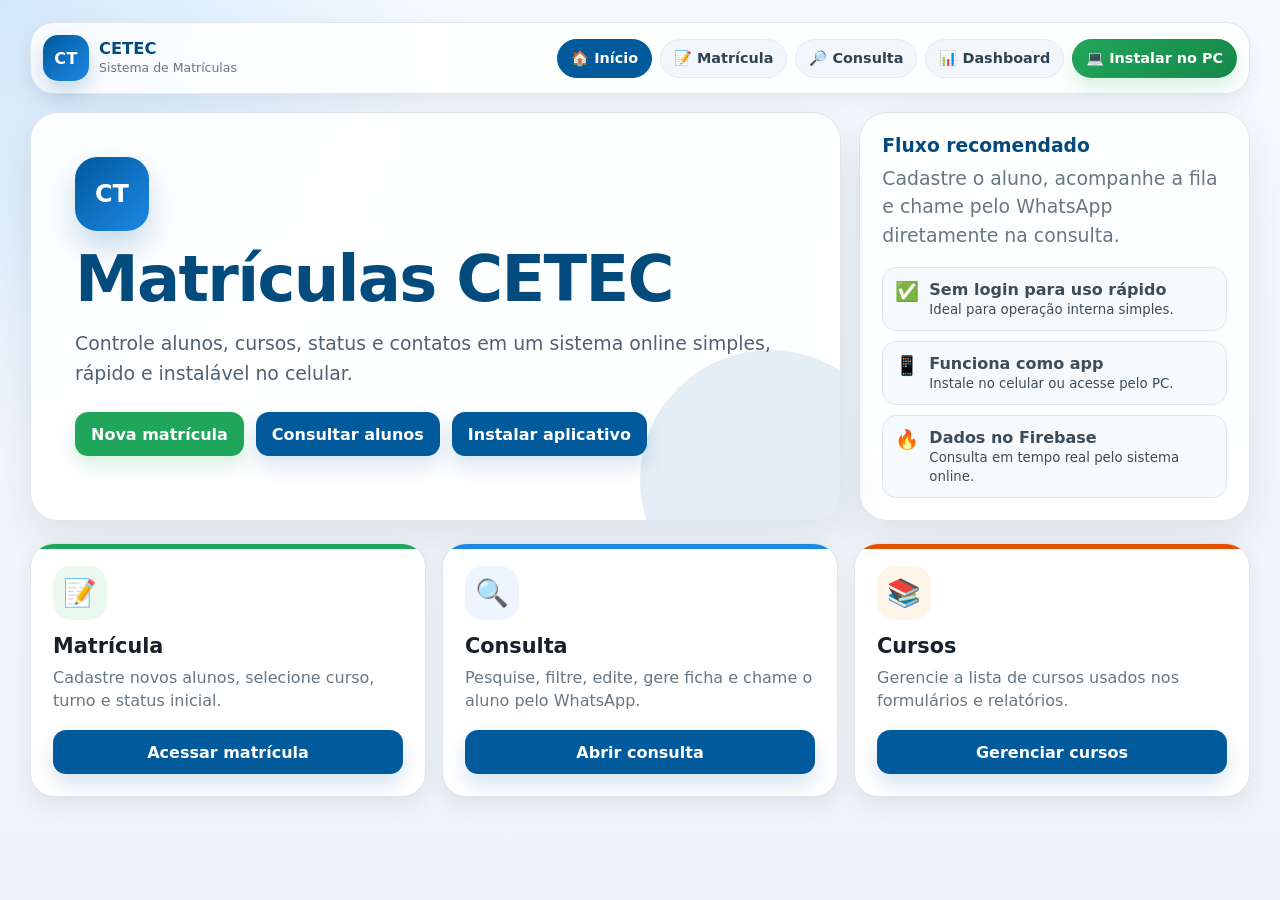
<file: index.html>
<!DOCTYPE html>
<html lang="pt-br">
<head>
  <meta charset="UTF-8">
  <meta name="viewport" content="width=device-width, initial-scale=1.0">
  <meta name="theme-color" content="#005a9c">
  <title>CETEC - Sistema de Matrículas</title>
  <link rel="manifest" href="manifest.json?v=20260713-pc-install-1">
  <link rel="icon" href="icon-192.png?v=20260713-pc-install-1">
  <link rel="stylesheet" href="style.css?v=20260713-pc-install-1">
</head>
<body class="home-page">
  <header class="topbar">
    <a class="brand" href="index.html" aria-label="Ir para o menu inicial">
      <span class="brand-mark">CT</span>
      <span class="brand-text"><strong>CETEC</strong><span>Sistema de Matrículas</span></span>
    </a>
    <nav class="nav-pills" aria-label="Navegação principal">
      <a class="active" href="index.html">🏠 Início</a>
      <a href="matricula.html">📝 Matrícula</a>
      <a href="consulta.html">🔎 Consulta</a>
      <a href="dashboard.html">📊 Dashboard</a>
    </nav>
  </header>

  <main class="home-shell">
    <section class="hero">
      <div class="hero-card">
        <div class="hero-logo">CT</div>
        <h1>Matrículas CETEC</h1>
        <p>Controle alunos, cursos, status e contatos em um sistema online simples, rápido e instalável no celular.</p>
        <div class="hero-actions">
          <a class="btn btn-positivo" href="matricula.html">Nova matrícula</a>
          <a class="btn btn-link" href="consulta.html">Consultar alunos</a>
          <button id="installButton" data-install-button="true" class="install-btn" type="button">💻 Instalar aplicativo</button>
        </div>
      </div>

      <aside class="side-card">
        <div>
          <h3>Fluxo recomendado</h3>
          <p>Cadastre o aluno, acompanhe a fila e chame pelo WhatsApp diretamente na consulta.</p>
        </div>
        <div class="info-list">
          <div class="info-item"><span>✅</span><div><strong>Sem login para uso rápido</strong><br><small>Ideal para operação interna simples.</small></div></div>
          <div class="info-item"><span>📱</span><div><strong>Funciona como app</strong><br><small>Instale no celular ou acesse pelo PC.</small></div></div>
          <div class="info-item"><span>🔥</span><div><strong>Dados no Firebase</strong><br><small>Consulta em tempo real pelo sistema online.</small></div></div>
        </div>
      </aside>
    </section>

    <section class="container-menu" aria-label="Atalhos do sistema">
      <div class="card-menu" id="c-mat" role="button" tabindex="0">
        <span class="icon">📝</span>
        <h2>Matrícula</h2>
        <p>Cadastre novos alunos, selecione curso, turno e status inicial.</p>
        <button type="button">Acessar matrícula</button>
      </div>

      <div class="card-menu" id="c-con" role="button" tabindex="0">
        <span class="icon">🔍</span>
        <h2>Consulta</h2>
        <p>Pesquise, filtre, edite, gere ficha e chame o aluno pelo WhatsApp.</p>
        <button type="button">Abrir consulta</button>
      </div>

      <div class="card-menu" id="c-cur" role="button" tabindex="0">
        <span class="icon">📚</span>
        <h2>Cursos</h2>
        <p>Gerencie a lista de cursos usados nos formulários e relatórios.</p>
        <button type="button">Gerenciar cursos</button>
      </div>
    </section>
  </main>

  <script type="module">
    import "./pwa.js?v=20260713-pc-install-1";
    const ir = (id, url) => {
      const el = document.getElementById(id);
      el.onclick = () => window.location.href = url;
      el.onkeydown = (event) => { if (event.key === "Enter") window.location.href = url; };
    };
    ir("c-mat", "matricula.html");
    ir("c-con", "consulta.html");
    ir("c-cur", "cursos.html");
  </script>
</body>
</html>
</file>
<file: style.css>
:root {
  --primary: #005a9c;
  --primary-700: #034a7d;
  --primary-50: #eef7ff;
  --accent: #1e88e5;
  --success: #20a65a;
  --warning: #e65100;
  --danger: #dc3545;
  --purple: #8e24aa;
  --muted: #687782;
  --text: #17212b;
  --surface: #ffffff;
  --surface-soft: #f7fafd;
  --border: #dde6ee;
  --bg: #edf3f8;
  --radius: 18px;
  --radius-sm: 12px;
  --shadow: 0 18px 45px rgba(15, 41, 68, .10);
  --shadow-soft: 0 8px 22px rgba(15, 41, 68, .08);
}

* { box-sizing: border-box; }
html { scroll-behavior: smooth; }
body {
  margin: 0;
  min-height: 100vh;
  font-family: Inter, ui-sans-serif, system-ui, -apple-system, BlinkMacSystemFont, "Segoe UI", Arial, sans-serif;
  color: var(--text);
  background:
    radial-gradient(circle at top left, rgba(30,136,229,.17), transparent 30%),
    linear-gradient(180deg, #f7fbff 0%, var(--bg) 100%);
}

body.home-page { padding: 22px; }
body.app-page { padding: 18px; }

a { color: inherit; }
button, input, select { font: inherit; }
button { -webkit-tap-highlight-color: transparent; }

.topbar {
  width: min(1220px, 100%);
  margin: 0 auto 18px;
  display: flex;
  align-items: center;
  justify-content: space-between;
  gap: 14px;
  padding: 12px;
  background: rgba(255,255,255,.84);
  border: 1px solid rgba(221,230,238,.9);
  border-radius: 24px;
  box-shadow: var(--shadow-soft);
  backdrop-filter: blur(14px);
  position: sticky;
  top: 10px;
  z-index: 30;
}
.brand {
  display: inline-flex;
  align-items: center;
  gap: 10px;
  text-decoration: none;
  min-width: max-content;
}
.brand-mark {
  width: 46px;
  height: 46px;
  border-radius: 15px;
  display: inline-flex;
  align-items: center;
  justify-content: center;
  background: linear-gradient(135deg, var(--primary), var(--accent));
  color: #fff;
  font-weight: 900;
  letter-spacing: .5px;
  box-shadow: 0 10px 20px rgba(0,90,156,.22);
}
.brand-text strong { display: block; color: var(--primary-700); line-height: 1; font-size: 1.02rem; }
.brand-text span { display: block; color: var(--muted); font-size: .78rem; margin-top: 3px; }
.nav-pills {
  display: flex;
  align-items: center;
  justify-content: flex-end;
  gap: 8px;
  flex-wrap: wrap;
}
.nav-pills a,
.nav-pills .nav-install-btn,
.header-link {
  display: inline-flex;
  align-items: center;
  justify-content: center;
  gap: 7px;
  text-decoration: none;
  color: #314251;
  background: #f3f7fb;
  border: 1px solid #e2ebf3;
  border-radius: 999px;
  padding: 10px 13px;
  font-weight: 800;
  font-size: .9rem;
  transition: .18s ease;
}
.nav-pills a:hover,
.nav-pills .nav-install-btn:hover,
.header-link:hover { background: var(--primary-50); color: var(--primary); transform: translateY(-1px); }
.nav-pills a.active { background: var(--primary); color: #fff; border-color: var(--primary); }
.nav-pills .nav-install-btn {
  background: linear-gradient(135deg, var(--success), #16884a);
  color: #fff;
  border-color: transparent;
  cursor: pointer;
  box-shadow: 0 10px 18px rgba(32,166,90,.16);
}
.nav-pills .nav-install-btn:hover { background: linear-gradient(135deg, #16884a, var(--success)); color: #fff; }

.app-main,
.home-shell,
.container {
  width: min(1220px, 100%);
  margin: 0 auto;
}
.container {
  background: var(--surface);
  border: 1px solid rgba(221,230,238,.95);
  border-radius: var(--radius);
  box-shadow: var(--shadow);
  padding: 22px;
}
.full-container { max-width: 1420px; }
.form-container { max-width: 820px; }

.hero {
  width: min(1220px, 100%);
  margin: 0 auto 22px;
  display: grid;
  grid-template-columns: minmax(0, 1.35fr) minmax(320px, .65fr);
  gap: 18px;
  align-items: stretch;
}
.hero-card,
.side-card,
.panel {
  background: rgba(255,255,255,.9);
  border: 1px solid rgba(221,230,238,.95);
  border-radius: 28px;
  box-shadow: var(--shadow);
}
.hero-card { padding: clamp(24px, 4vw, 44px); overflow: hidden; position: relative; }
.hero-card::after {
  content: "";
  position: absolute;
  inset: auto -60px -90px auto;
  width: 260px;
  height: 260px;
  border-radius: 50%;
  background: rgba(0,90,156,.10);
}
.logo-cetec,
.hero-logo {
  width: 74px;
  height: 74px;
  border-radius: 22px;
  background: linear-gradient(135deg, var(--primary), var(--accent));
  color: #fff;
  display: inline-flex;
  align-items: center;
  justify-content: center;
  font-size: 24px;
  font-weight: 900;
  box-shadow: 0 16px 30px rgba(0,90,156,.22);
  margin-bottom: 18px;
}
.hero h1 {
  margin: 0;
  color: var(--primary-700);
  font-size: clamp(2.1rem, 5vw, 4.2rem);
  line-height: .95;
  letter-spacing: -1.7px;
}
.hero p { color: #516170; font-size: clamp(1rem, 2vw, 1.18rem); max-width: 720px; line-height: 1.6; margin: 18px 0 0; }
.hero-actions { display: flex; flex-wrap: wrap; gap: 12px; margin-top: 24px; position: relative; z-index: 2; }
.side-card { padding: 22px; display: flex; flex-direction: column; justify-content: space-between; }
.side-card h3 { margin: 0 0 8px; color: var(--primary-700); }
.side-card p { color: var(--muted); margin: 0; line-height: 1.5; }
.info-list { display: grid; gap: 10px; margin-top: 18px; }
.info-item { display: flex; gap: 10px; align-items: flex-start; color: #3c4c58; background: var(--surface-soft); border: 1px solid var(--border); border-radius: 14px; padding: 12px; }
.info-item span:first-child { font-size: 1.2rem; }

.container-menu {
  width: min(1220px, 100%);
  margin: 0 auto;
  display: grid;
  grid-template-columns: repeat(3, minmax(0, 1fr));
  gap: 16px;
}
.card-menu {
  background: var(--surface);
  border: 1px solid var(--border);
  border-radius: 24px;
  box-shadow: var(--shadow-soft);
  padding: 22px;
  min-height: 230px;
  display: flex;
  flex-direction: column;
  cursor: pointer;
  transition: transform .18s ease, box-shadow .18s ease, border-color .18s ease;
  position: relative;
  overflow: hidden;
}
.card-menu::before { content: ""; position: absolute; inset: 0 0 auto; height: 5px; background: var(--primary); }
.card-menu:hover { transform: translateY(-4px); box-shadow: var(--shadow); border-color: rgba(0,90,156,.28); }
.card-menu .icon {
  width: 54px;
  height: 54px;
  display: inline-flex;
  align-items: center;
  justify-content: center;
  border-radius: 18px;
  background: var(--primary-50);
  font-size: 27px;
  margin-bottom: 14px;
}
.card-menu h2 { margin: 0 0 8px; color: var(--text); font-size: 1.3rem; }
.card-menu p { color: var(--muted); margin: 0 0 18px; line-height: 1.45; }
.card-menu button { margin-top: auto; }
#c-mat::before { background: var(--success); }
#c-con::before { background: var(--accent); }
#c-cur::before { background: var(--warning); }
#c-mat .icon { background: #eaf8f0; }
#c-con .icon { background: #edf6ff; }
#c-cur .icon { background: #fff4e8; }

.header,
.page-heading {
  display: flex;
  justify-content: space-between;
  align-items: flex-start;
  gap: 16px;
  flex-wrap: wrap;
  margin-bottom: 20px;
}
.header { border-bottom: 1px solid var(--border); padding-bottom: 16px; }
.header h1,
.header h2,
.page-heading h1,
.page-heading h2 { margin: 0; color: var(--primary-700); letter-spacing: -.3px; }
.subtitulo { margin: 7px 0 0; color: var(--muted); line-height: 1.45; }
.header-actions { display: flex; gap: 10px; flex-wrap: wrap; }

.btn,
.card-menu button,
.install-btn,
.btn-link,
.btn-voltar,
.btn-salvar,
.btn-cancelar,
.btn-secundario,
.btn-add,
button.btn-primario {
  display: inline-flex;
  align-items: center;
  justify-content: center;
  gap: 8px;
  border: 0;
  border-radius: 13px;
  padding: 12px 16px;
  font-weight: 900;
  text-decoration: none;
  cursor: pointer;
  transition: transform .16s ease, filter .16s ease, box-shadow .16s ease;
  min-height: 44px;
}
.btn:hover,
.card-menu button:hover,
.install-btn:hover,
.btn-link:hover,
.btn-voltar:hover,
.btn-salvar:hover,
.btn-cancelar:hover,
.btn-secundario:hover,
.btn-add:hover { transform: translateY(-1px); filter: brightness(.99); }
.btn:disabled,
.btn-salvar:disabled,
.btn-add:disabled { opacity: .65; cursor: not-allowed; transform: none; }
.btn-link,
button.btn-primario,
.card-menu button,
.install-btn { background: var(--primary); color: #fff; box-shadow: 0 10px 20px rgba(0,90,156,.16); }
.btn-positivo,
.btn-salvar,
.btn-add { background: var(--success); color: #fff; box-shadow: 0 10px 18px rgba(32,166,90,.16); }
.btn-voltar,
.btn-cancelar { background: #eef3f7; color: #324654; border: 1px solid var(--border); }
.btn-secundario { background: var(--primary-50); color: var(--primary-700); border: 1px solid #cbe2f5; }
.btn-danger,
.btn-del { background: var(--danger); color: #fff; }
.btn-zap { background: #1fa855; color: #fff; }
.btn-pdf { background: #1295ad; color: #fff; }
.btn-edit { background: #f7c948; color: #263238; }
.btn-sm { padding: 8px 10px; min-height: 38px; border-radius: 10px; font-size: .87rem; }
.oculto { display: none !important; }

.form-section {
  background: var(--surface-soft);
  border: 1px solid var(--border);
  border-radius: 18px;
  padding: 18px;
  margin-bottom: 16px;
}
.section-title { display: flex; align-items: center; gap: 9px; margin: 0 0 14px; color: var(--primary-700); font-size: 1rem; }
.form-grid { display: grid; grid-template-columns: repeat(2, minmax(0, 1fr)); gap: 14px; }
.field { min-width: 0; }
.field.full { grid-column: 1 / -1; }
label { display: block; margin: 0 0 7px; font-weight: 850; color: #334756; font-size: .92rem; }
.hint { display: block; margin-top: 6px; color: var(--muted); font-size: .82rem; }
input, select {
  width: 100%;
  min-height: 46px;
  border: 1px solid #cfdbe6;
  border-radius: 13px;
  background: #fff;
  padding: 12px 13px;
  color: var(--text);
  outline: none;
  box-shadow: 0 1px 0 rgba(0,0,0,.02);
}
input:focus, select:focus { border-color: var(--primary); box-shadow: 0 0 0 4px rgba(0,90,156,.12); }
input:disabled, select:disabled { opacity: .65; background: #eef3f7; }
.btns { display: flex; gap: 10px; margin-top: 18px; }
.btns > * { flex: 1; }

.filters-box {
  background: linear-gradient(180deg, #ffffff, #f8fbfe);
  border: 1px solid var(--border);
  border-radius: 22px;
  padding: 16px;
  margin-bottom: 18px;
}
.filters-title { display: flex; align-items: center; justify-content: space-between; gap: 10px; margin-bottom: 12px; }
.filters-title strong { color: var(--primary-700); }
.filters-grid { display: grid; gap: 12px; }
.consulta-grid { grid-template-columns: minmax(260px, 2fr) repeat(4, minmax(150px, 1fr)); }
.dashboard-grid-filtros { grid-template-columns: repeat(6, minmax(140px, 1fr)); }
.field-wide { grid-column: span 2; }
.filter-actions { display: flex; gap: 10px; flex-wrap: wrap; margin-top: 14px; }

.summary-grid {
  display: grid;
  grid-template-columns: repeat(5, minmax(0, 1fr));
  gap: 12px;
  margin: 14px 0 18px;
}
.dashboard-summary { grid-template-columns: repeat(6, minmax(0, 1fr)); }
.summary-card {
  background: var(--surface);
  border: 1px solid var(--border);
  border-radius: 18px;
  padding: 16px;
  box-shadow: var(--shadow-soft);
  min-width: 0;
}
.summary-card span { display: block; color: var(--muted); font-size: .84rem; font-weight: 800; margin-bottom: 7px; }
.summary-card strong { color: var(--primary-700); font-size: clamp(1.55rem, 3vw, 2.15rem); line-height: 1; }
.summary-card.destaque { background: linear-gradient(135deg, var(--primary), var(--accent)); color: #fff; border: 0; }
.summary-card.destaque span,
.summary-card.destaque strong { color: #fff; }

.table-toolbar {
  display: flex;
  align-items: center;
  justify-content: space-between;
  gap: 12px;
  margin: 8px 0 12px;
  color: var(--muted);
  font-weight: 750;
}
.table-wrapper {
  overflow-x: auto;
  width: 100%;
  border: 1px solid var(--border);
  border-radius: 18px;
  background: var(--surface);
}
table { width: 100%; border-collapse: collapse; min-width: 1080px; }
th, td { padding: 14px 13px; border-bottom: 1px solid var(--border); text-align: left; vertical-align: middle; }
th { background: #f7fafc; color: #3b4b58; font-size: .82rem; text-transform: uppercase; letter-spacing: .04em; }
td { color: #273540; }
td small { color: var(--muted); display: inline-block; margin-top: 3px; }
tr:hover td { background: #fbfdff; }
.empty { text-align: center; color: var(--muted); padding: 28px !important; }

.badge {
  display: inline-flex;
  align-items: center;
  justify-content: center;
  padding: 6px 10px;
  border-radius: 999px;
  font-size: .82rem;
  font-weight: 900;
  background: #edf2f6;
  color: #455a64;
  white-space: nowrap;
}
.status-espera { background: #fff3e0; color: var(--warning); }
.status-chamado { background: #e3f2fd; color: var(--accent); }
.status-matriculado { background: #f3e5f5; color: var(--purple); }
.status-curso { background: #e8f5e9; color: var(--success); }
.status-concluido { background: #eceff1; color: #455a64; }
.status-desistente { background: #ffebee; color: var(--danger); }
.status-inline { min-width: 150px; padding: 9px 10px; min-height: 40px; border-radius: 11px; margin-top: 8px; font-size: .9rem; }
.btn-group { display: grid; grid-template-columns: repeat(2, minmax(70px, 1fr)); gap: 7px; min-width: 170px; }

.student-cards { display: none; gap: 12px; }
.student-card {
  background: var(--surface);
  border: 1px solid var(--border);
  border-radius: 20px;
  padding: 15px;
  box-shadow: var(--shadow-soft);
}
.student-card-head { display: flex; justify-content: space-between; gap: 10px; align-items: flex-start; margin-bottom: 12px; }
.student-card h3 { margin: 0; font-size: 1.05rem; color: var(--text); line-height: 1.25; }
.student-card .cpf { color: var(--muted); font-size: .86rem; margin-top: 3px; }
.student-info { display: grid; gap: 8px; margin: 12px 0; }
.student-info div { display: flex; justify-content: space-between; gap: 10px; border-top: 1px solid #edf2f6; padding-top: 8px; font-size: .92rem; }
.student-info span:first-child { color: var(--muted); font-weight: 800; }
.student-actions { display: grid; grid-template-columns: repeat(2, 1fr); gap: 8px; margin-top: 12px; }
.student-card select { margin-top: 10px; }

.grid-dashboard { display: grid; grid-template-columns: repeat(2, minmax(0, 1fr)); gap: 16px; }
.card-dashboard {
  background: var(--surface);
  border: 1px solid var(--border);
  border-radius: 22px;
  padding: 18px;
  box-shadow: var(--shadow-soft);
}
.card-dashboard h3 { margin: 0 0 12px; color: var(--primary-700); }
.big-num { font-size: 3.5rem; color: var(--primary); font-weight: 900; }
.chart-box { height: 300px; position: relative; width: 100%; }

.add-box { display: grid; grid-template-columns: 1fr auto; gap: 10px; margin-bottom: 18px; }
ul.lista { list-style: none; padding: 0; margin: 0; display: grid; gap: 10px; }
ul.lista li {
  padding: 14px;
  border: 1px solid var(--border);
  border-radius: 16px;
  display: flex;
  justify-content: space-between;
  align-items: center;
  gap: 10px;
  background: var(--surface-soft);
}
.course-name { font-weight: 900; color: #2d3b46; }

.import-box { max-width: 960px; margin: 0 auto; }
pre.log-box { background:#0f172a; color:#e5e7eb; border-radius:16px; padding:14px; white-space:pre-wrap; max-height:330px; overflow:auto; }
.alert { background:#fff8e6; border:1px solid #ffe0a3; color:#4d3a00; padding:13px; border-radius:14px; margin:12px 0; }
.alert.ok { background:#e9f8f0; border-color:#bbebce; color:#135f34; }
.alert.err { background:#fff0f0; border-color:#ffc9c9; color:#8a1f1f; }

@media (max-width: 1120px) {
  .hero { grid-template-columns: 1fr; }
  .container-menu { grid-template-columns: repeat(2, minmax(0, 1fr)); }
  .consulta-grid, .dashboard-grid-filtros { grid-template-columns: repeat(2, minmax(0, 1fr)); }
  .field-wide { grid-column: span 2; }
  .summary-grid, .dashboard-summary { grid-template-columns: repeat(3, minmax(0, 1fr)); }
}

@media (max-width: 760px) {
  body.home-page, body.app-page { padding: 10px; }
  .topbar { position: static; border-radius: 20px; align-items: stretch; flex-direction: column; }
  .brand { width: 100%; }
  .nav-pills { display: grid; width: 100%; grid-template-columns: repeat(2, 1fr); }
  .nav-pills a { padding: 10px 8px; font-size: .84rem; }
  .hero-card, .side-card, .container { border-radius: 22px; padding: 18px; }
  .hero h1 { letter-spacing: -1.2px; }
  .hero-actions { display: grid; grid-template-columns: 1fr; }
  .container-menu { grid-template-columns: 1fr; }
  .card-menu { min-height: 190px; }
  .header, .page-heading { align-items: stretch; }
  .header-actions { width: 100%; display: grid; grid-template-columns: 1fr 1fr; }
  .form-grid, .consulta-grid, .dashboard-grid-filtros { grid-template-columns: 1fr; }
  .field-wide, .field.full { grid-column: span 1; }
  .summary-grid, .dashboard-summary { grid-template-columns: repeat(2, minmax(0, 1fr)); }
  .filters-box { padding: 14px; border-radius: 18px; }
  .filter-actions, .btns { display: grid; grid-template-columns: 1fr; }
  .table-wrapper { display: none; }
  .student-cards { display: grid; }
  .table-toolbar { font-size: .9rem; }
  .grid-dashboard { grid-template-columns: 1fr; }
  .chart-box { height: 250px; }
  .add-box { grid-template-columns: 1fr; }
  ul.lista li { align-items: stretch; flex-direction: column; }
  ul.lista li .btn { width: 100%; }
}

@media (max-width: 420px) {
  .summary-grid, .dashboard-summary { grid-template-columns: 1fr; }
  .nav-pills { grid-template-columns: 1fr; }
  .student-card-head { flex-direction: column; }
  .student-actions { grid-template-columns: 1fr; }
  .header-actions { grid-template-columns: 1fr; }
}

@media print {
  body { background: white; padding: 0; }
  .topbar, .no-print, .filter-actions, .header-actions, .btn-group, .status-inline, .btn-voltar, .btn-link, .student-cards { display: none !important; }
  .container { box-shadow: none; border: 0; border-radius: 0; width: 100%; max-width: none; }
  .filters-box { display: none; }
  .table-wrapper { display: block; overflow: visible; border: none; }
  table { min-width: 0; font-size: 11px; }
  th, td { padding: 7px; }
  .summary-grid, .dashboard-summary { grid-template-columns: repeat(5, 1fr); }
}
</file>
